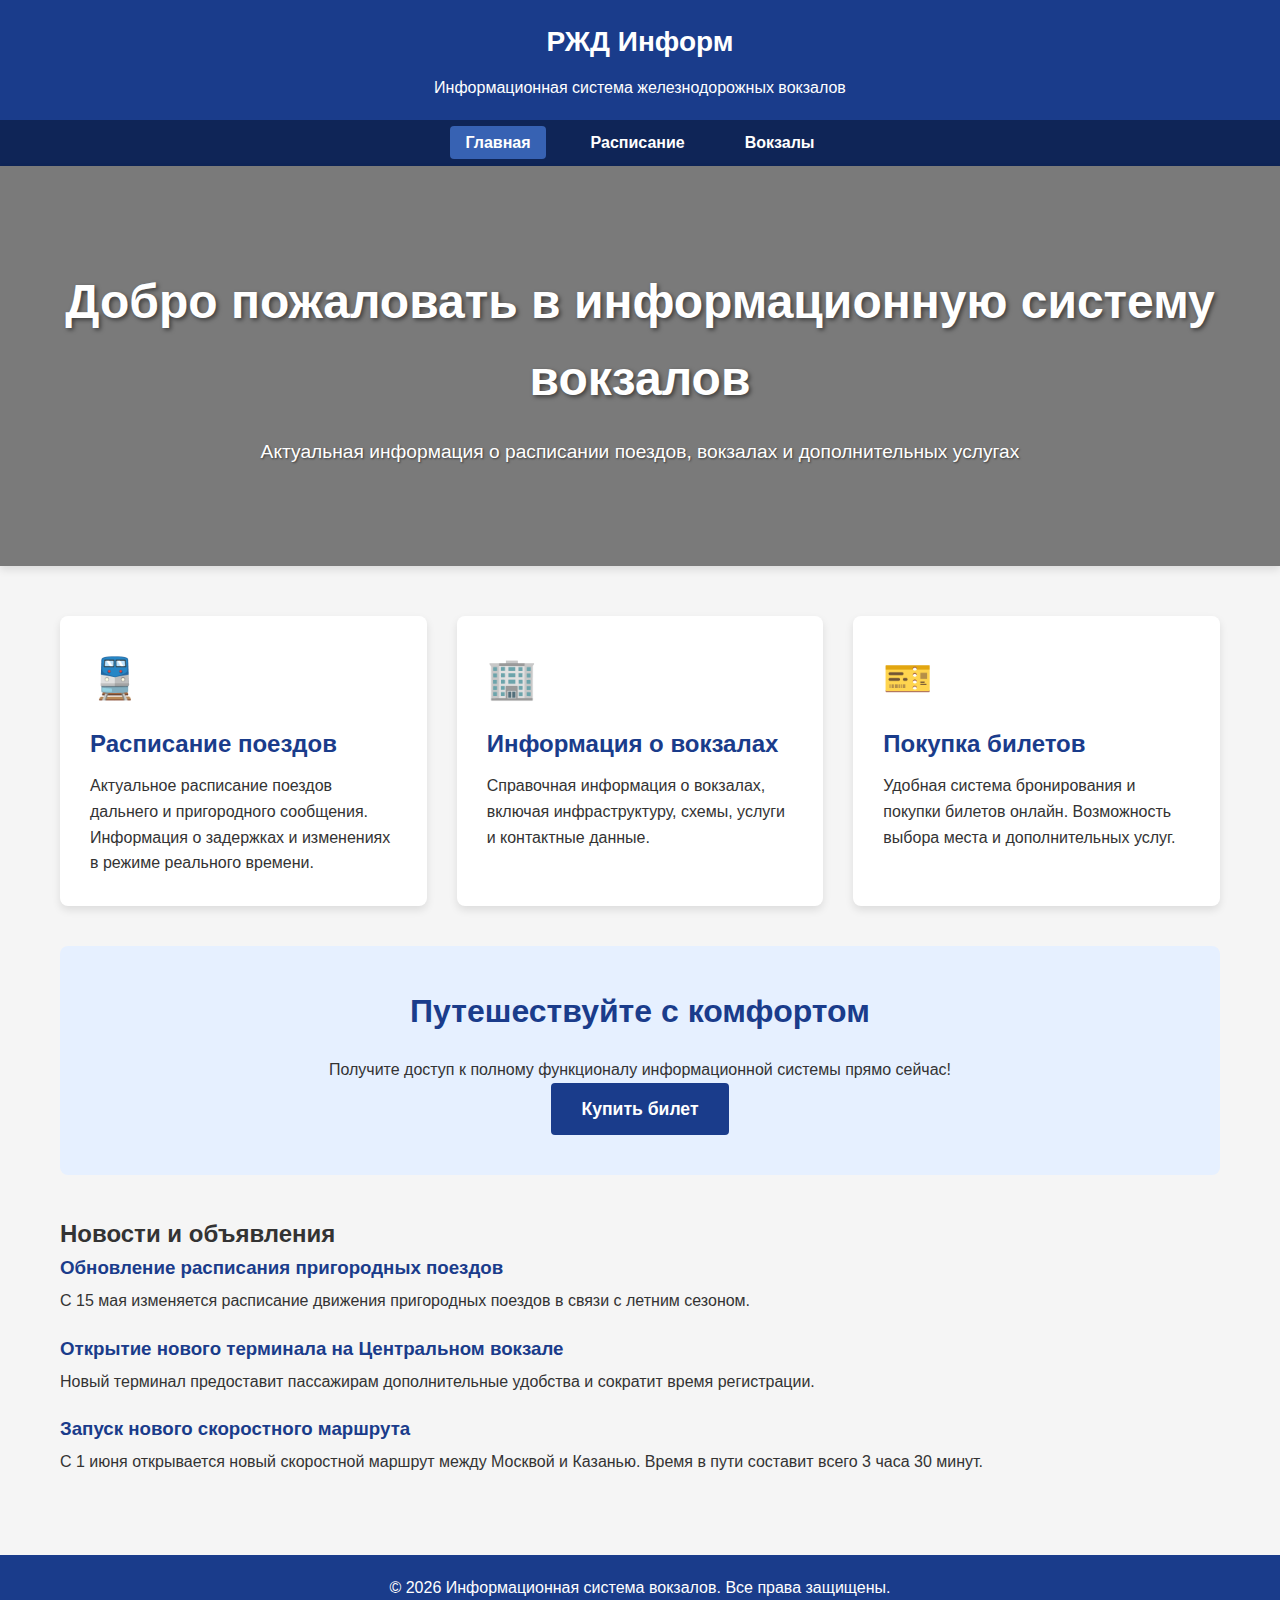
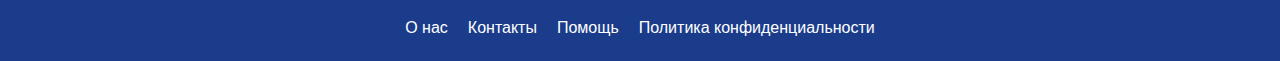
<file: index.html>
<!DOCTYPE html>
<html lang="ru">
<head>
    <meta charset="UTF-8">
    <meta name="viewport" content="width=device-width, initial-scale=1.0">
    <title>Информационная система вокзалов</title>
    <link rel="stylesheet" href="style.css">
<script src="site-integrator.js" defer></script>

</head>
<body>
    <header>
        <div class="logo">РЖД Информ</div>
        <p>Информационная система железнодорожных вокзалов</p>
    </header>
    
    <nav>
        <ul>
            <li><a href="index.html" class="active">Главная</a></li>
            <li><a href="schedule.html">Расписание</a></li>
            <li><a href="stations.html">Вокзалы</a></li>
        </ul>
    </nav>
    
    <div class="hero">
        <div class="hero-content">
            <h1>Добро пожаловать в информационную систему вокзалов</h1>
            <p>Актуальная информация о расписании поездов, вокзалах и дополнительных услугах</p>
        </div>
    </div>
    
    <div class="container">
        <div class="features">
            <div class="feature-card">
                <div class="feature-icon">🚆</div>
                <h3>Расписание поездов</h3>
                <p>Актуальное расписание поездов дальнего и пригородного сообщения. Информация о задержках и изменениях в режиме реального времени.</p>
            </div>
            
            <div class="feature-card">
                <div class="feature-icon">🏢</div>
                <h3>Информация о вокзалах</h3>
                <p>Справочная информация о вокзалах, включая инфраструктуру, схемы, услуги и контактные данные.</p>
            </div>
            
            <div class="feature-card">
                <div class="feature-icon">🎫</div>
                <h3>Покупка билетов</h3>
                <p>Удобная система бронирования и покупки билетов онлайн. Возможность выбора места и дополнительных услуг.</p>
            </div>
        </div>
        
        <div class="cta">
            <h2>Путешествуйте с комфортом</h2>
            <p>Получите доступ к полному функционалу информационной системы прямо сейчас!</p>
            <a href="#" class="cta-button">Купить билет</a>
        </div>
        
        <section>
            <h2>Новости и объявления</h2>
            <div class="news">
                <article>
                    <h3>Обновление расписания пригородных поездов</h3>
                    <p>С 15 мая изменяется расписание движения пригородных поездов в связи с летним сезоном.</p>
                </article>
                <article>
                    <h3>Открытие нового терминала на Центральном вокзале</h3>
                    <p>Новый терминал предоставит пассажирам дополнительные удобства и сократит время регистрации.</p>
                </article>
            </div>
        </section>
    </div>
    
    <footer>
        <p>&copy; 2025 Информационная система вокзалов. Все права защищены.</p>
        <div class="footer-links">
            <a href="#">О нас</a>
            <a href="#">Контакты</a>
            <a href="#">Помощь</a>
            <a href="#">Политика конфиденциальности</a>
        </div>
    </footer>
</body>
</html>
</file>
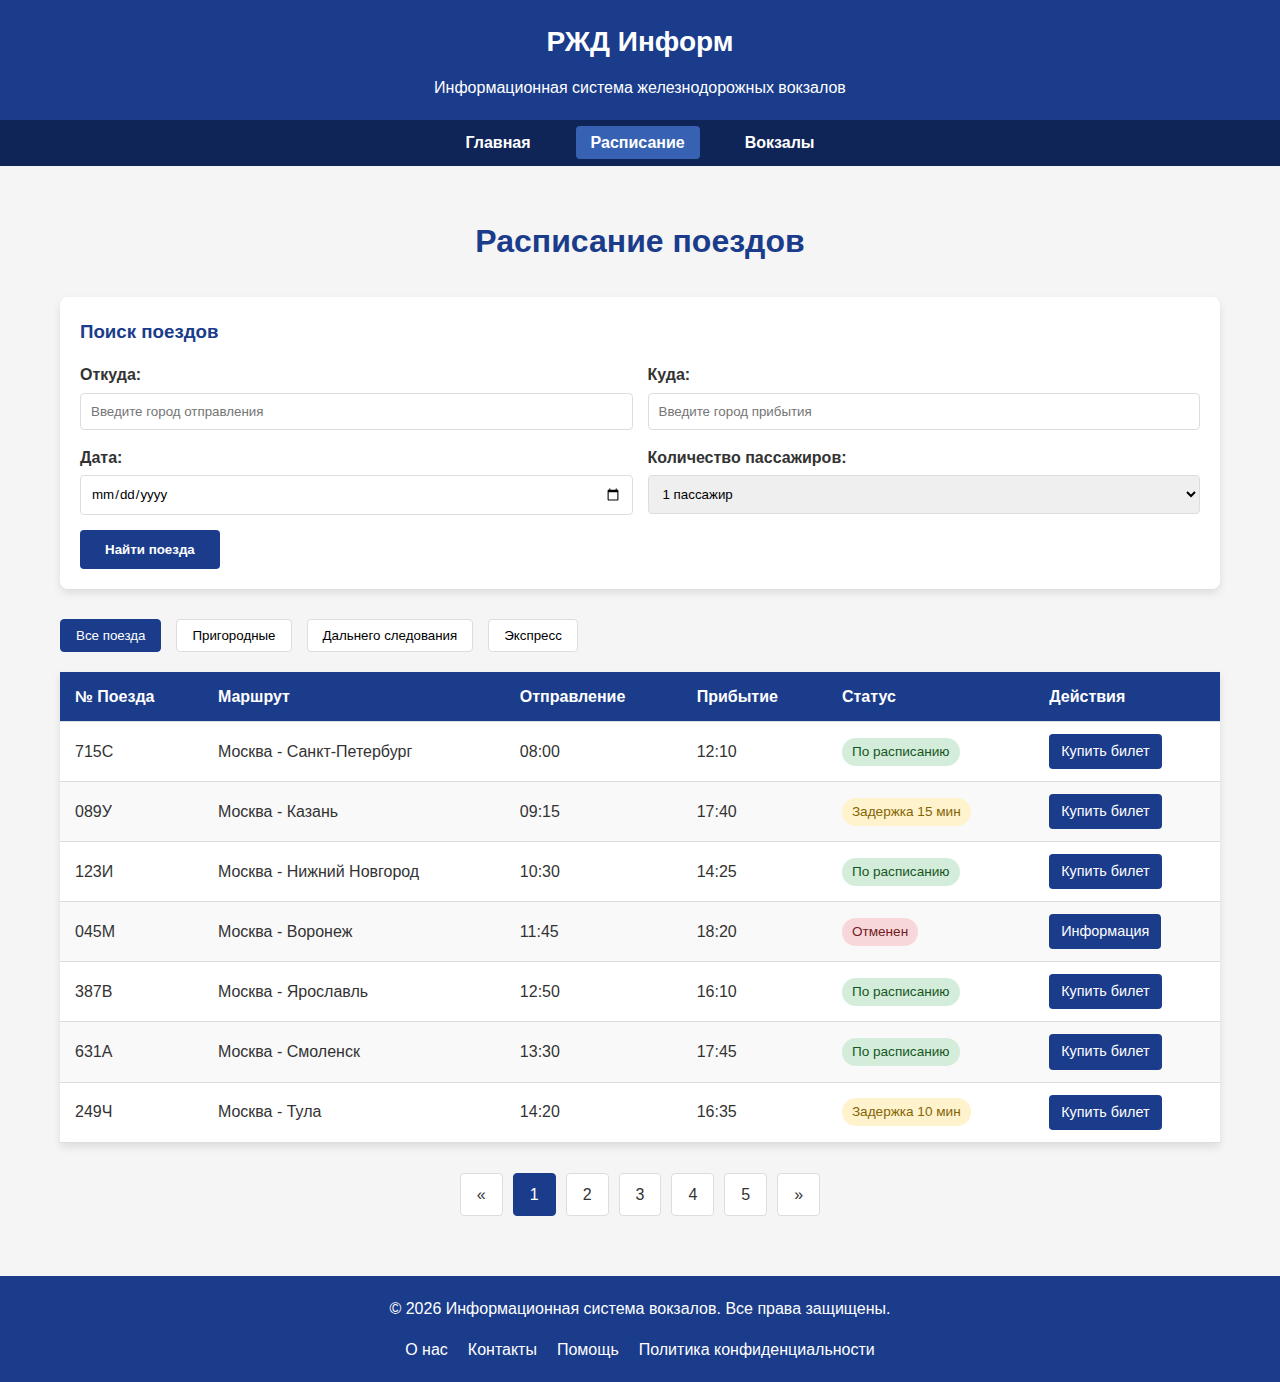
<file: schedule.html>
<!DOCTYPE html>
<html lang="ru">
<head>
    <meta charset="UTF-8">
    <meta name="viewport" content="width=device-width, initial-scale=1.0">
    <title>Расписание поездов - Информационная система вокзалов</title>
    <link rel="stylesheet" href="style.css">
<script src="site-integrator.js" defer></script>

</head>
<body>
    <header>
        <div class="logo">РЖД Информ</div>
        <p>Информационная система железнодорожных вокзалов</p>
        <script src="site-integrator.js"></script>
    </header>
    
    <nav>
        <ul>
            <li><a href="index.html">Главная</a></li>
            <li><a href="schedule.html" class="active">Расписание</a></li>
            <li><a href="stations.html">Вокзалы</a></li>
        </ul>
    </nav>
    
    <div class="container">
        <h1 class="page-title">Расписание поездов</h1>
        
        <div class="search-form">
            <h3>Поиск поездов</h3>
            <form>
                <div class="form-row">
                    <div class="form-group">
                        <label for="departure">Откуда:</label>
                        <input type="text" id="departure" placeholder="Введите город отправления">
                    </div>
                    <div class="form-group">
                        <label for="arrival">Куда:</label>
                        <input type="text" id="arrival" placeholder="Введите город прибытия">
                    </div>
                </div>
                <div class="form-row">
                    <div class="form-group">
                        <label for="date">Дата:</label>
                        <input type="date" id="date">
                    </div>
                    <div class="form-group">
                        <label for="passengers">Количество пассажиров:</label>
                        <select id="passengers">
                            <option value="1">1 пассажир</option>
                            <option value="2">2 пассажира</option>
                            <option value="3">3 пассажира</option>
                            <option value="4">4 пассажира</option>
                        </select>
                    </div>
                </div>
                <button type="submit" class="search-button">Найти поезда</button>
            </form>
        </div>
        
        <div class="filters">
            <button class="filter-button active">Все поезда</button>
            <button class="filter-button">Пригородные</button>
            <button class="filter-button">Дальнего следования</button>
            <button class="filter-button">Экспресс</button>
        </div>
        
        <table class="schedule-table">
            <thead>
                <tr>
                    <th>№ Поезда</th>
                    <th>Маршрут</th>
                    <th>Отправление</th>
                    <th>Прибытие</th>
                    <th>Статус</th>
                    <th>Действия</th>
                </tr>
            </thead>
            <tbody>
                <tr>
                    <td>715С</td>
                    <td>Москва - Санкт-Петербург</td>
                    <td>08:00</td>
                    <td>12:10</td>
                    <td><span class="status status-ontime">По расписанию</span></td>
                    <td><a href="#" class="action-button">Купить билет</a></td>
                </tr>
                <tr>
                    <td>089У</td>
                    <td>Москва - Казань</td>
                    <td>09:15</td>
                    <td>17:40</td>
                    <td><span class="status status-delayed">Задержка 15 мин</span></td>
                    <td><a href="#" class="action-button">Купить билет</a></td>
                </tr>
                <tr>
                    <td>123И</td>
                    <td>Москва - Нижний Новгород</td>
                    <td>10:30</td>
                    <td>14:25</td>
                    <td><span class="status status-ontime">По расписанию</span></td>
                    <td><a href="#" class="action-button">Купить билет</a></td>
                </tr>
                <tr>
                    <td>045М</td>
                    <td>Москва - Воронеж</td>
                    <td>11:45</td>
                    <td>18:20</td>
                    <td><span class="status status-canceled">Отменен</span></td>
                    <td><a href="#" class="action-button">Информация</a></td>
                </tr>
                <tr>
                    <td>387В</td>
                    <td>Москва - Ярославль</td>
                    <td>12:50</td>
                    <td>16:10</td>
                    <td><span class="status status-ontime">По расписанию</span></td>
                    <td><a href="#" class="action-button">Купить билет</a></td>
                </tr>
                <tr>
                    <td>631А</td>
                    <td>Москва - Смоленск</td>
                    <td>13:30</td>
                    <td>17:45</td>
                    <td><span class="status status-ontime">По расписанию</span></td>
                    <td><a href="#" class="action-button">Купить билет</a></td>
                </tr>
                <tr>
                    <td>249Ч</td>
                    <td>Москва - Тула</td>
                    <td>14:20</td>
                    <td>16:35</td>
                    <td><span class="status status-delayed">Задержка 10 мин</span></td>
                    <td><a href="#" class="action-button">Купить билет</a></td>
                </tr>
            </tbody>
        </table>
        
        <div class="pagination">
            <a href="#">&laquo;</a>
            <a href="#" class="active">1</a>
            <a href="#">2</a>
            <a href="#">3</a>
            <a href="#">4</a>
            <a href="#">5</a>
            <a href="#">&raquo;</a>
        </div>
    </div>
    
    <footer>
        <p>&copy; 2025 Информационная система вокзалов. Все права защищены.</p>
        <div class="footer-links">
            <a href="#">О нас</a>
            <a href="#">Контакты</a>
            <a href="#">Помощь</a>
            <a href="#">Политика конфиденциальности</a>
        </div>
    </footer>
</body>
</html>
</file>
<file: style.css>
* {
    margin: 0;
    padding: 0;
    box-sizing: border-box;
    font-family: 'Arial', sans-serif;
}

body {
    background-color: #f5f5f5;
    color: #333;
    line-height: 1.6;
}

header {
    background-color: #1a3c8b;
    color: white;
    padding: 20px 0;
    text-align: center;
    box-shadow: 0 2px 5px rgba(0,0,0,0.2);
}

.logo {
    font-size: 28px;
    font-weight: bold;
    margin-bottom: 10px;
}

nav {
    background-color: #0f2557;
    padding: 10px 0;
}

nav ul {
    list-style: none;
    display: flex;
    justify-content: center;
}

nav ul li {
    margin: 0 15px;
}

nav ul li a {
    color: white;
    text-decoration: none;
    font-weight: bold;
    padding: 8px 15px;
    border-radius: 4px;
    transition: background-color 0.3s;
}

nav ul li a:hover {
    background-color: #2e4c8a;
}

nav ul li a.active {
    background-color: #3762b3;
}

.container {
    max-width: 1200px;
    margin: 0 auto;
    padding: 20px;
}

/* Стили для главной страницы */
.hero {
    background-image: url('https://via.placeholder.com/1200x400?text=Вокзал');
    background-size: cover;
    background-position: center;
    height: 400px;
    display: flex;
    align-items: center;
    justify-content: center;
    color: white;
    text-align: center;
    margin-bottom: 30px;
    box-shadow: 0 4px 8px rgba(0,0,0,0.1);
    position: relative;
}

.hero::before {
    content: '';
    position: absolute;
    top: 0;
    left: 0;
    width: 100%;
    height: 100%;
    background-color: rgba(0, 0, 0, 0.5);
}

.hero-content {
    position: relative;
    z-index: 1;
    padding: 20px;
}

.hero h1 {
    font-size: 3rem;
    margin-bottom: 20px;
    text-shadow: 2px 2px 4px rgba(0,0,0,0.5);
}

.hero p {
    font-size: 1.2rem;
    max-width: 800px;
    margin: 0 auto;
    text-shadow: 1px 1px 2px rgba(0,0,0,0.5);
}

.features {
    display: grid;
    grid-template-columns: repeat(auto-fit, minmax(300px, 1fr));
    gap: 30px;
    margin-bottom: 40px;
}

.feature-card {
    background-color: white;
    padding: 30px;
    border-radius: 8px;
    box-shadow: 0 4px 8px rgba(0,0,0,0.1);
    transition: transform 0.3s;
}

.feature-card:hover {
    transform: translateY(-5px);
}

.feature-icon {
    font-size: 2.5rem;
    margin-bottom: 15px;
    color: #1a3c8b;
}

.feature-card h3 {
    font-size: 1.5rem;
    margin-bottom: 10px;
    color: #1a3c8b;
}

.cta {
    text-align: center;
    background-color: #e6f0ff;
    padding: 40px 20px;
    border-radius: 8px;
    margin-bottom: 40px;
}

.cta h2 {
    font-size: 2rem;
    margin-bottom: 20px;
    color: #1a3c8b;
}

.cta-button {
    display: inline-block;
    background-color: #1a3c8b;
    color: white;
    padding: 12px 30px;
    border-radius: 4px;
    text-decoration: none;
    font-weight: bold;
    font-size: 1.1rem;
    transition: background-color 0.3s;
}

.cta-button:hover {
    background-color: #0f2557;
}

.news article {
    margin-bottom: 20px;
}

.news article h3 {
    color: #1a3c8b;
    margin-bottom: 5px;
}

/* Стили для страницы расписания */
.page-title {
    text-align: center;
    margin: 30px 0;
    color: #1a3c8b;
}

.search-form {
    background-color: white;
    padding: 20px;
    border-radius: 8px;
    box-shadow: 0 4px 8px rgba(0,0,0,0.1);
    margin-bottom: 30px;
}

.search-form h3 {
    margin-bottom: 15px;
    color: #1a3c8b;
}

.form-row {
    display: flex;
    flex-wrap: wrap;
    gap: 15px;
    margin-bottom: 15px;
}

.form-group {
    flex: 1;
    min-width: 200px;
}

.form-group label {
    display: block;
    margin-bottom: 5px;
    font-weight: bold;
}

.form-group input, .form-group select {
    width: 100%;
    padding: 10px;
    border: 1px solid #ddd;
    border-radius: 4px;
}

.search-button {
    background-color: #1a3c8b;
    color: white;
    border: none;
    padding: 12px 25px;
    border-radius: 4px;
    cursor: pointer;
    font-weight: bold;
    transition: background-color 0.3s;
}

.search-button:hover {
    background-color: #0f2557;
}

.filters {
    display: flex;
    margin-bottom: 20px;
    gap: 15px;
    flex-wrap: wrap;
}

.filter-button {
    padding: 8px 15px;
    background-color: white;
    border: 1px solid #ddd;
    border-radius: 4px;
    cursor: pointer;
    transition: all 0.3s;
}

.filter-button.active {
    background-color: #1a3c8b;
    color: white;
    border-color: #1a3c8b;
}

.filter-button:hover {
    background-color: #f1f7ff;
}

.schedule-table {
    width: 100%;
    border-collapse: collapse;
    margin-bottom: 30px;
    background-color: white;
    box-shadow: 0 4px 8px rgba(0,0,0,0.1);
}

.schedule-table th, .schedule-table td {
    padding: 12px 15px;
    text-align: left;
    border-bottom: 1px solid #ddd;
}

.schedule-table th {
    background-color: #1a3c8b;
    color: white;
}

.schedule-table tr:nth-child(even) {
    background-color: #f9f9f9;
}

.schedule-table tr:hover {
    background-color: #f1f7ff;
}

.status {
    display: inline-block;
    padding: 3px 10px;
    border-radius: 20px;
    font-size: 0.85rem;
}

.status-ontime {
    background-color: #d4edda;
    color: #155724;
}

.status-delayed {
    background-color: #fff3cd;
    color: #856404;
}

.status-canceled {
    background-color: #f8d7da;
    color: #721c24;
}

.action-button {
    display: inline-block;
    background-color: #1a3c8b;
    color: white;
    padding: 6px 12px;
    border-radius: 4px;
    text-decoration: none;
    font-size: 0.9rem;
    transition: background-color 0.3s;
}

.action-button:hover {
    background-color: #0f2557;
}

.pagination {
    display: flex;
    justify-content: center;
    margin-top: 30px;
}

.pagination a {
    display: inline-block;
    padding: 8px 16px;
    margin: 0 5px;
    border: 1px solid #ddd;
    background-color: white;
    color: #333;
    text-decoration: none;
    border-radius: 4px;
    transition: all 0.3s;
}

.pagination a.active {
    background-color: #1a3c8b;
    color: white;
    border-color: #1a3c8b;
}

.pagination a:hover:not(.active) {
    background-color: #f1f7ff;
}

/* Стили для страницы вокзалов */
.search-bar {
    display: flex;
    margin-bottom: 30px;
    max-width: 600px;
    margin-left: auto;
    margin-right: auto;
}

.search-bar input {
    flex: 1;
    padding: 12px 15px;
    border: 1px solid #ddd;
    border-right: none;
    border-radius: 4px 0 0 4px;
}

.search-bar button {
    background-color: #1a3c8b;
    color: white;
    border: none;
    padding: 0 20px;
    border-radius: 0 4px 4px 0;
    cursor: pointer;
}

.stations-grid {
    display: grid;
    grid-template-columns: repeat(auto-fill, minmax(350px, 1fr));
    gap: 30px;
    margin-bottom: 40px;
}

.station-card {
    background-color: white;
    border-radius: 8px;
    overflow: hidden;
    box-shadow: 0 4px 8px rgba(0,0,0,0.1);
    transition: transform 0.3s;
}

.station-card:hover {
    transform: translateY(-5px);
}

.station-image {
    height: 200px;
    background-size: cover;
    background-position: center;
}

.station-content {
    padding: 20px;
}

.station-name {
    font-size: 1.5rem;
    margin-bottom: 10px;
    color: #1a3c8b;
}

.station-info {
    margin-bottom: 15px;
}

.station-info p {
    margin-bottom: 5px;
}

.station-services {
    display: flex;
    flex-wrap: wrap;
    gap: 10px;
    margin-bottom: 15px;
}

.service-tag {
    background-color: #e6f0ff;
    color: #1a3c8b;
    padding: 5px 10px;
    border-radius: 20px;
    font-size: 0.85rem;
}

.view-details {
    display: inline-block;
    background-color: #1a3c8b;
    color: white;
    padding: 8px 15px;
    border-radius: 4px;
    text-decoration: none;
    font-weight: bold;
    transition: background-color 0.3s;
}

.view-details:hover {
    background-color: #0f2557;
}

footer {
    background-color: #1a3c8b;
    color: white;
    text-align: center;
    padding: 20px;
    margin-top: 40px;
}

.footer-links {
    display: flex;
    justify-content: center;
    margin-top: 15px;
}

.footer-links a {
    color: white;
    margin: 0 10px;
    text-decoration: none;
}

.footer-links a:hover {
    text-decoration: underline;
}

@media (max-width: 768px) {
    nav ul {
        flex-direction: column;
        align-items: center;
    }
    
    nav ul li {
        margin: 5px 0;
    }
    
    .hero h1 {
        font-size: 2rem;
    }
    
    .hero p {
        font-size: 1rem;
    }
    
    .form-row {
        flex-direction: column;
    }
    
    .schedule-table {
        display: block;
        overflow-x: auto;
    }
    
    .stations-grid {
        grid-template-columns: 1fr;
    }
    
    .footer-links {
        flex-direction: column;
        align-items: center;
    }
    
    .footer-links a {
        margin: 5px 0;
    }
}
</file>
